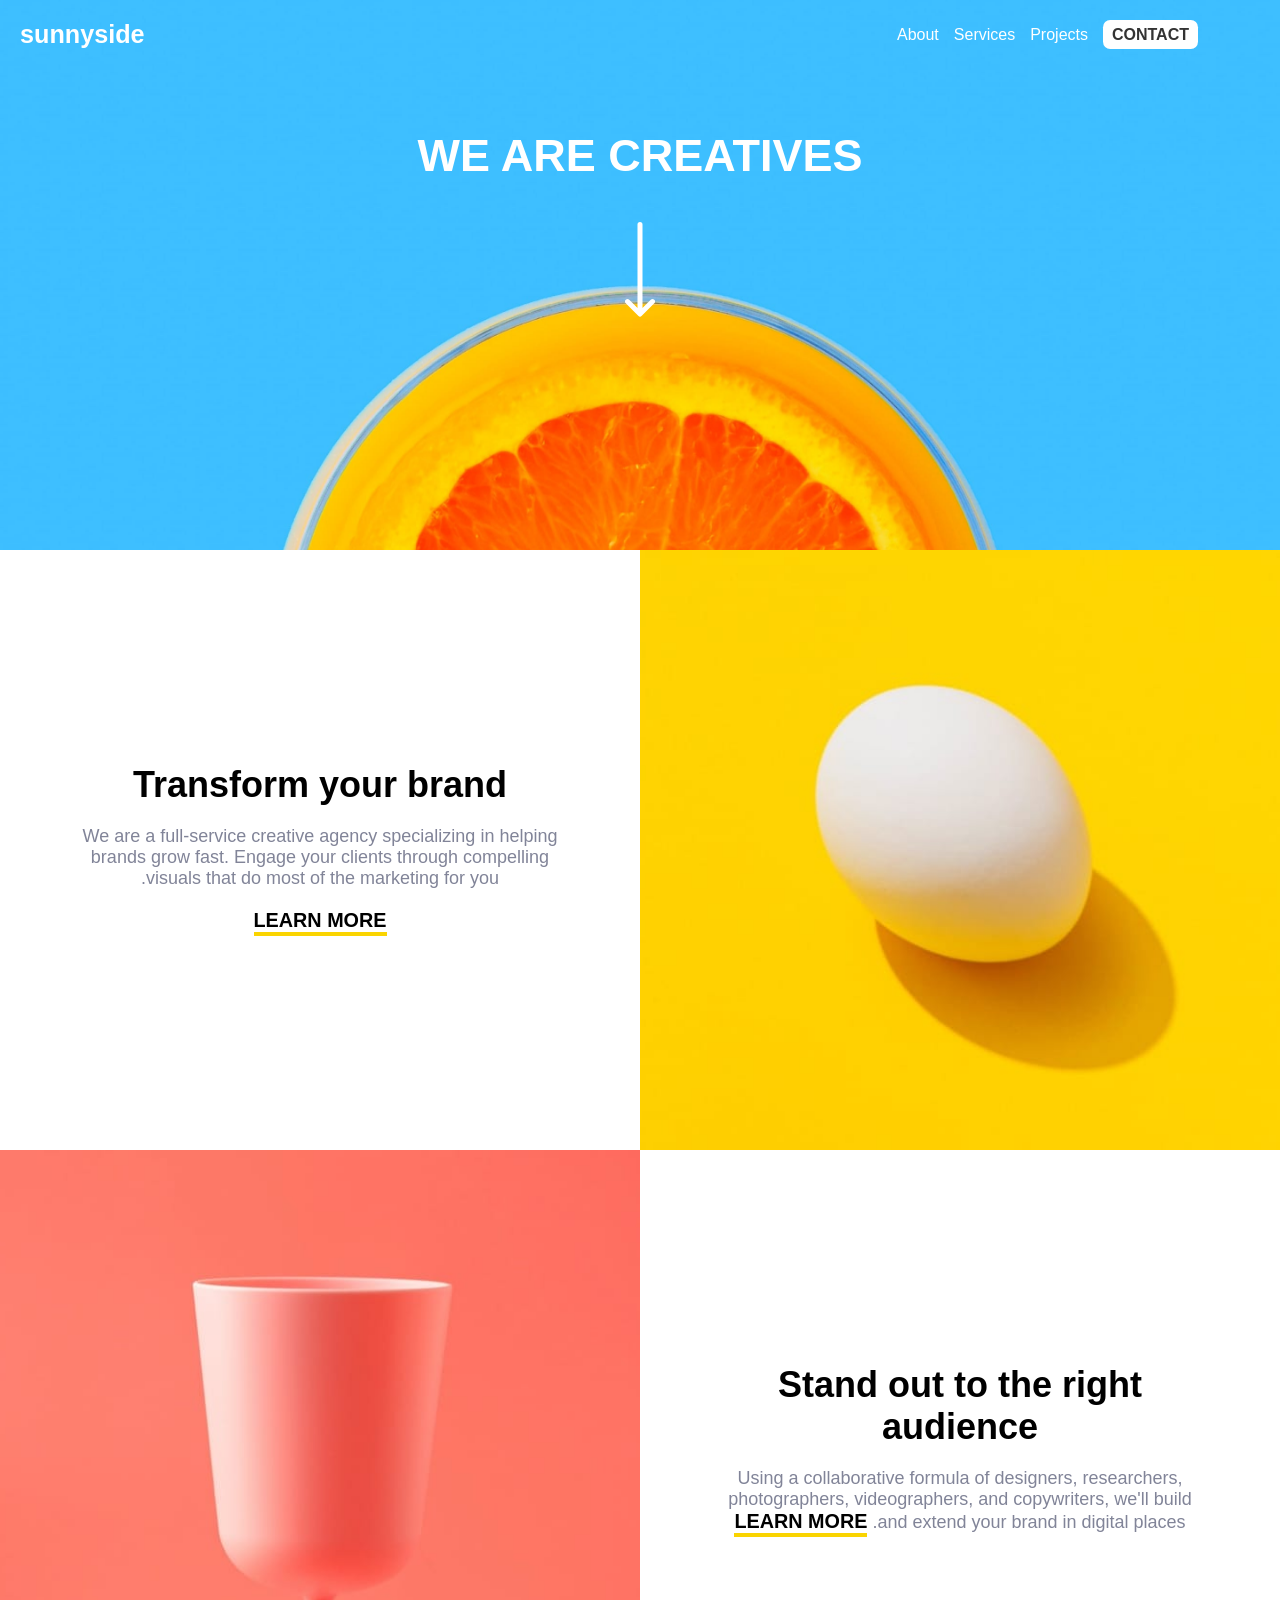
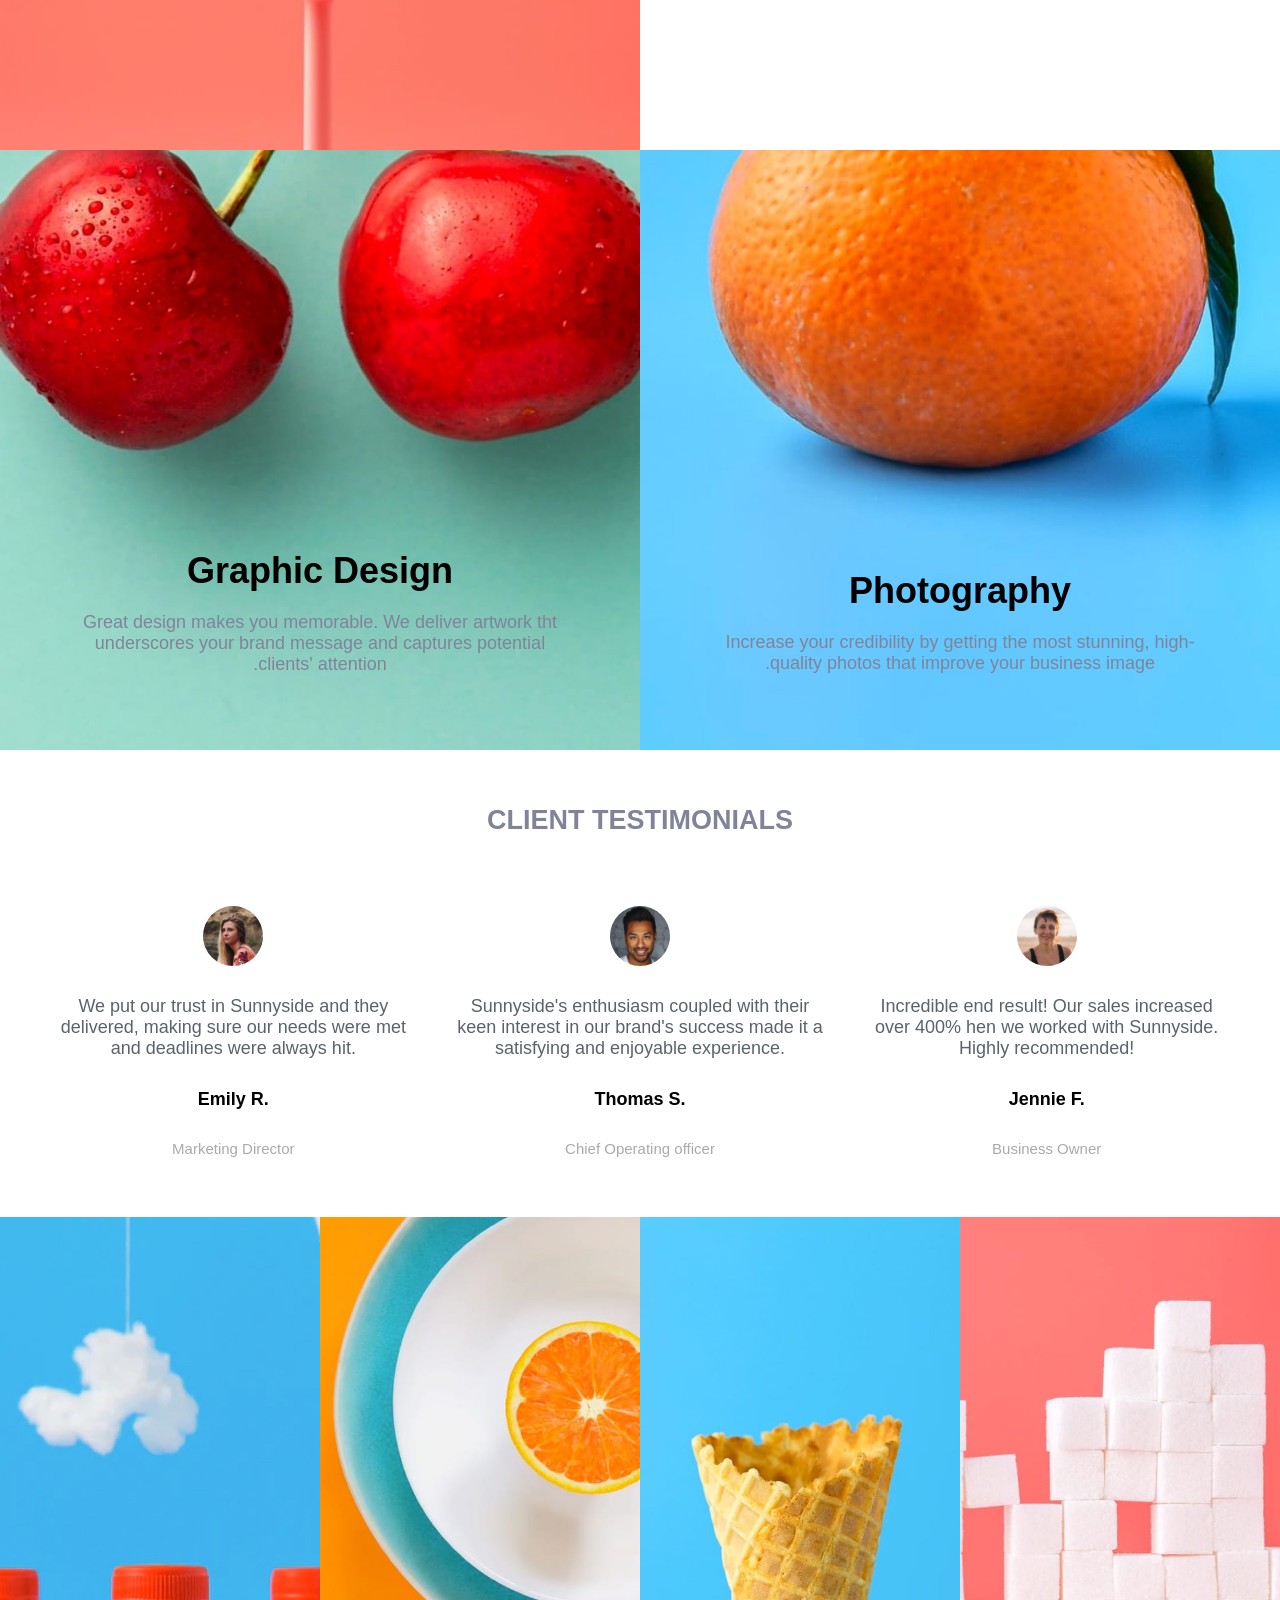
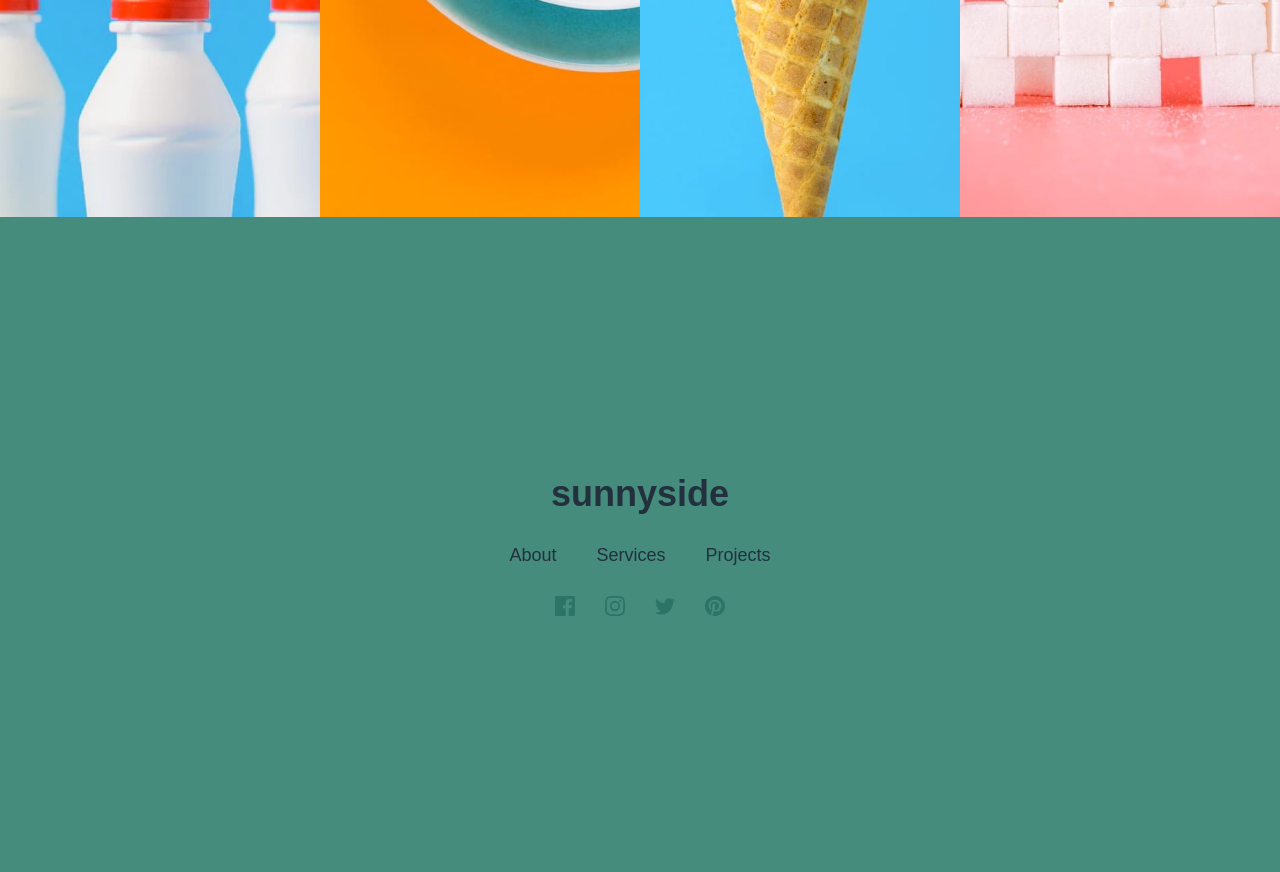
<file: index.html>
<!DOCTYPE html>
<html lang="en">
<head>
    <meta charset="UTF-8">
    <meta name="viewport" content="width=device-width, initial-scale=1.0">
    <link rel="stylesheet" href="reset.css">
    <link rel="stylesheet" href="style.css">
    <title>sunnyside ventures</title>
</head>
<body>
    <!-- header -->
     <header>
        <nav>
            <b
                style="font-size: 1.4rem; cursor: default;"
            >sunnyside</b>

            <!-- mobile screen -->
             <img src="images/icon-hamburger.svg" alt="menu bar">

             <!-- desktop screen -->
            <ul>
                <li>About</li>
                <li>Services</li>
                <li>Projects</li>
                <li id="contact">CONTACT</li>
            </ul>
        </nav>

        <!-- hero txt -->
         <div class="heroTxt">
             <h1>we are creatives</h1>
             <img src="images/icon-arrow-down.svg" alt="">
         </div>
     </header>

     <!-- main section -->
      <main>
        <div class="img_only"
            style="background-image: url('images/mobile/image-transform.jpg');"
        ></div>

        <div class="txt_content">
            <h2>Transform your brand</h2>
            <p>We are a full-service creative agency specializing in helping brands grow fast. Engage your clients through compelling visuals that do most of the marketing for you.</p>
            <button>
                LEARN MORE
            </button>
        </div>

        <div 
            style="background-image: url('images/mobile/image-stand-out.jpg');"
        class="img_only"></div>

        <div class="txt_content">
            <h2>Stand out to the right audience</h2>
            <p>Using a collaborative formula of designers, researchers, photographers, videographers, and copywriters, we'll build and extend your brand in digital places.
            <button>
                LEARN MORE
            </button>
        </div>

        <div class="img_only"
            style="background-image: url(images/mobile/image-graphic-design.jpg);"
        >
            <div class="txt_content"
                style="position: relative; top: 380px"
            >
                <h2>Graphic Design</h2>
                <p>Great design makes you memorable. We deliver artwork tht underscores your brand message and captures potential clients' attention.</p>
            </div>
        </div>
        <div class="img_only"
            style="background-image: url('images/mobile/image-photography.jpg');"
        >
            <div class="txt_content"
                style="position: relative; top: 400px"
            >
                <h2>Photography</h2>
                <p>Increase your credibility by getting the most stunning, high-quality photos that improve your business image.</p>
            </div>
        </div>
      </main>

      <section id="testimonial">
        <!-- testimonials -->
        <h1>client testimonials</h1>

        <div class="testimonial_col">
            <div class="testimonial_card">
                <img src="images/image-emily.jpg" alt="">
                <p>We put our trust in Sunnyside and they delivered, making sure our needs were met and deadlines were always hit.</p>

                <b>Emily R.</b>
                <small>Marketing Director</small>
            </div>

            <div class="testimonial_card">
                <img src="images/image-thomas.jpg" alt="">
                <p>Sunnyside's enthusiasm coupled with their keen interest in our brand's success made it a satisfying and enjoyable experience.</p>

                <b>Thomas S.</b>
                <small>Chief Operating officer</small>
            </div>

            <div class="testimonial_card">
                <img src="images/image-jennie.jpg" alt="">
                <p>Incredible end result! Our sales increased over 400% hen we worked with Sunnyside. Highly recommended!</p>

                <b>Jennie F.</b>
                <small>Business Owner</small>
            </div>
        </div>
      </section>

      <section id="display_product">
        <div class="img_only"
            style="background-image: url('images/desktop/image-gallery-milkbottles.jpg');"
        ></div>
        <div class="img_only"
            style="background-image: url('images/desktop/image-gallery-orange.jpg')"
        ></div>
        <div class="img_only"
            style="background-image: url('images/desktop/image-gallery-cone.jpg');"
        ></div>
        <div class="img_only"
            style="background-image: url('images/desktop/image-gallery-sugarcubes.jpg');"
        ></div>
      </section>

      <footer>
        <div>
            <h2>sunnyside</h2>

            <nav>
                <a href="">About</a>
                <a href="">Services</a>
                <a href="">Projects</a>
            </nav>

            <div style="display: flex; flex-direction: row;">
                <img src="images/icon-facebook.svg" alt="">
                <img src="images/icon-instagram.svg" alt="">
                <img src="images/icon-twitter.svg" alt="">
                <img src="images/icon-pinterest.svg" alt="">
            </div>
        </div>
      </footer>
</body>
</html>
</file>
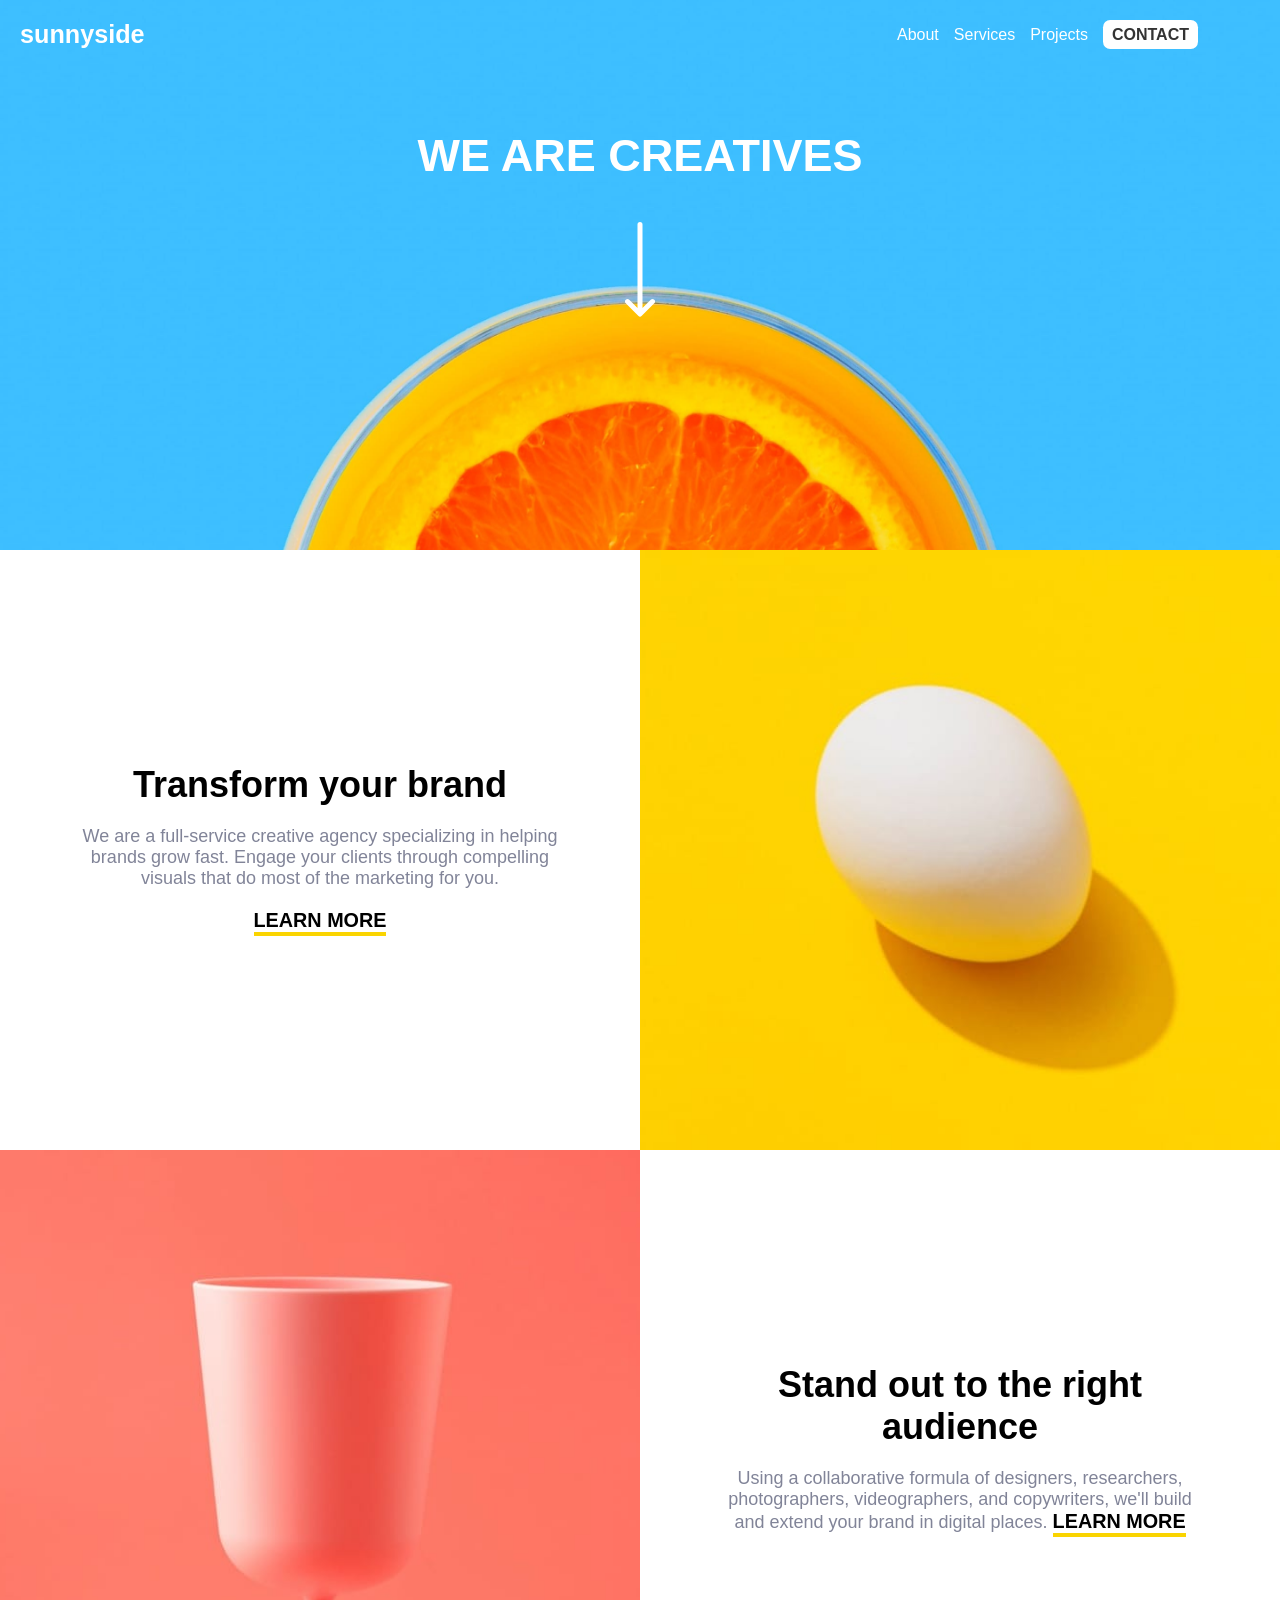
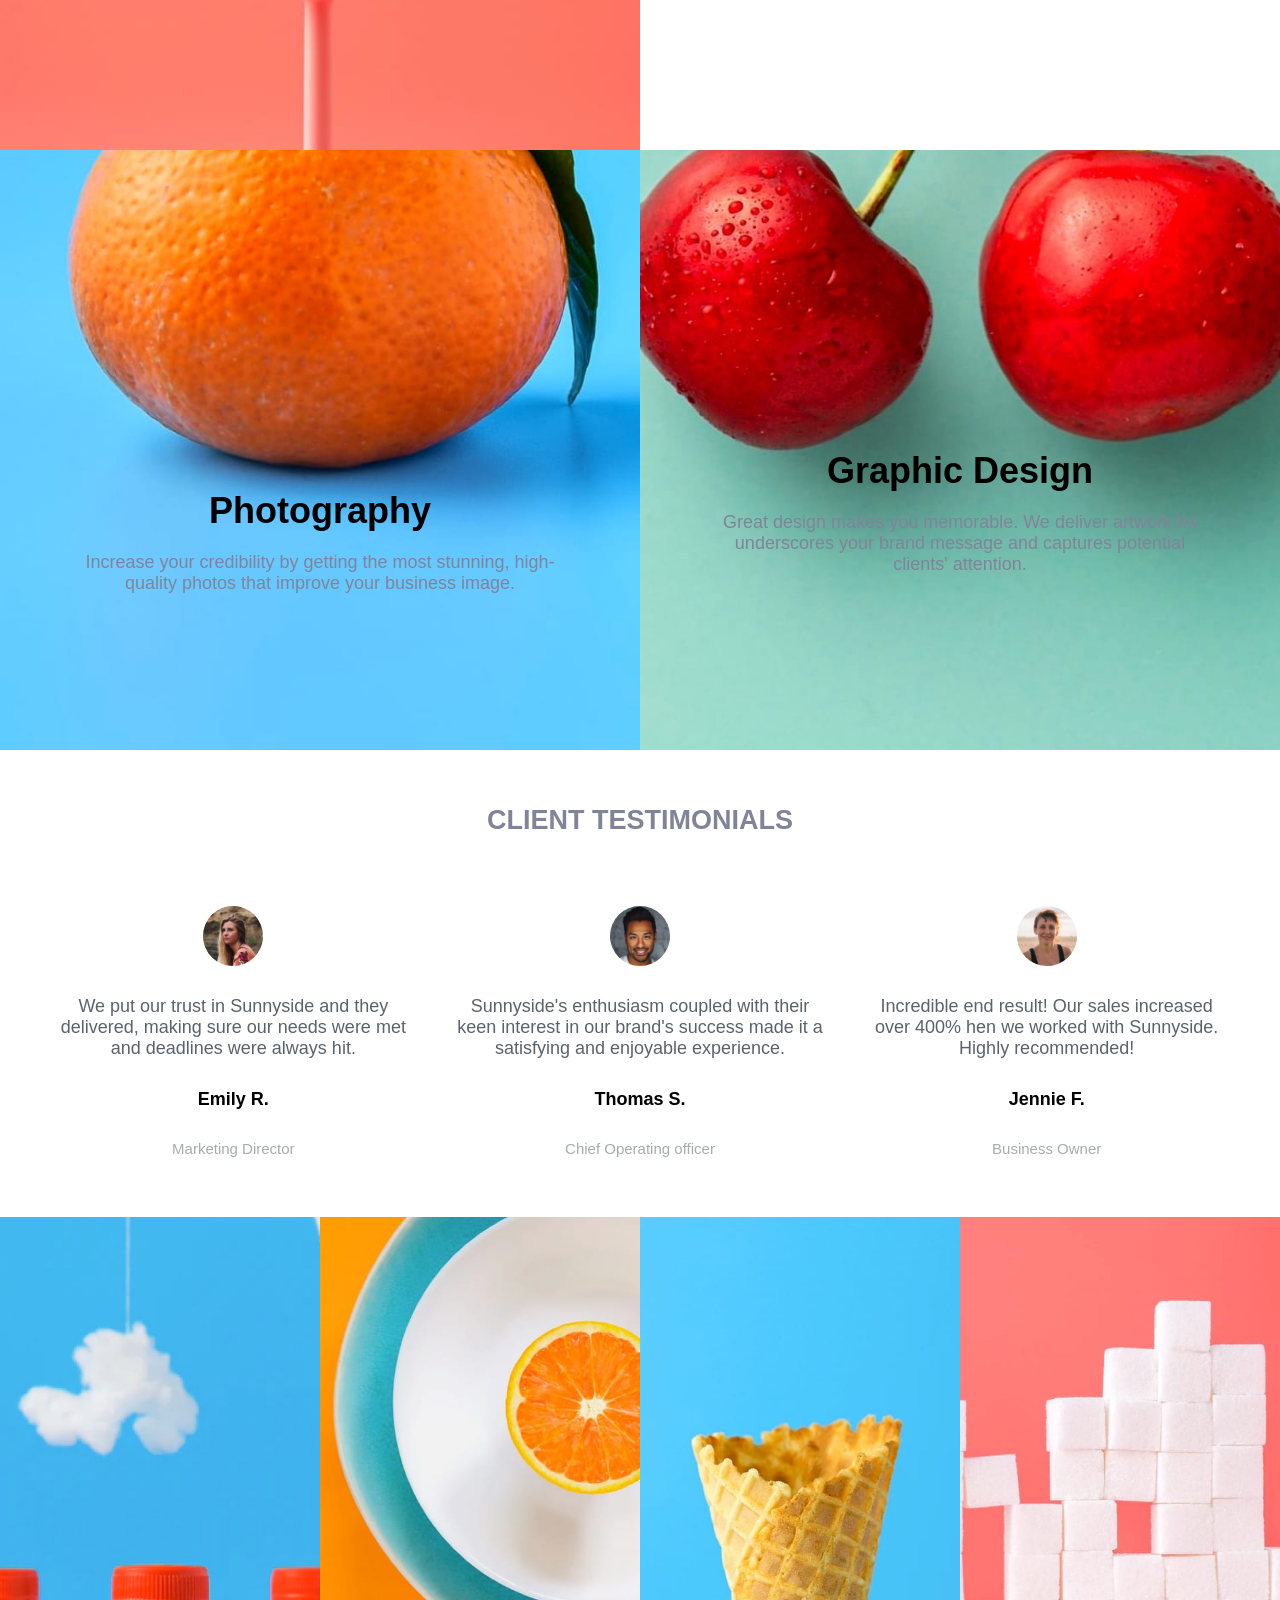
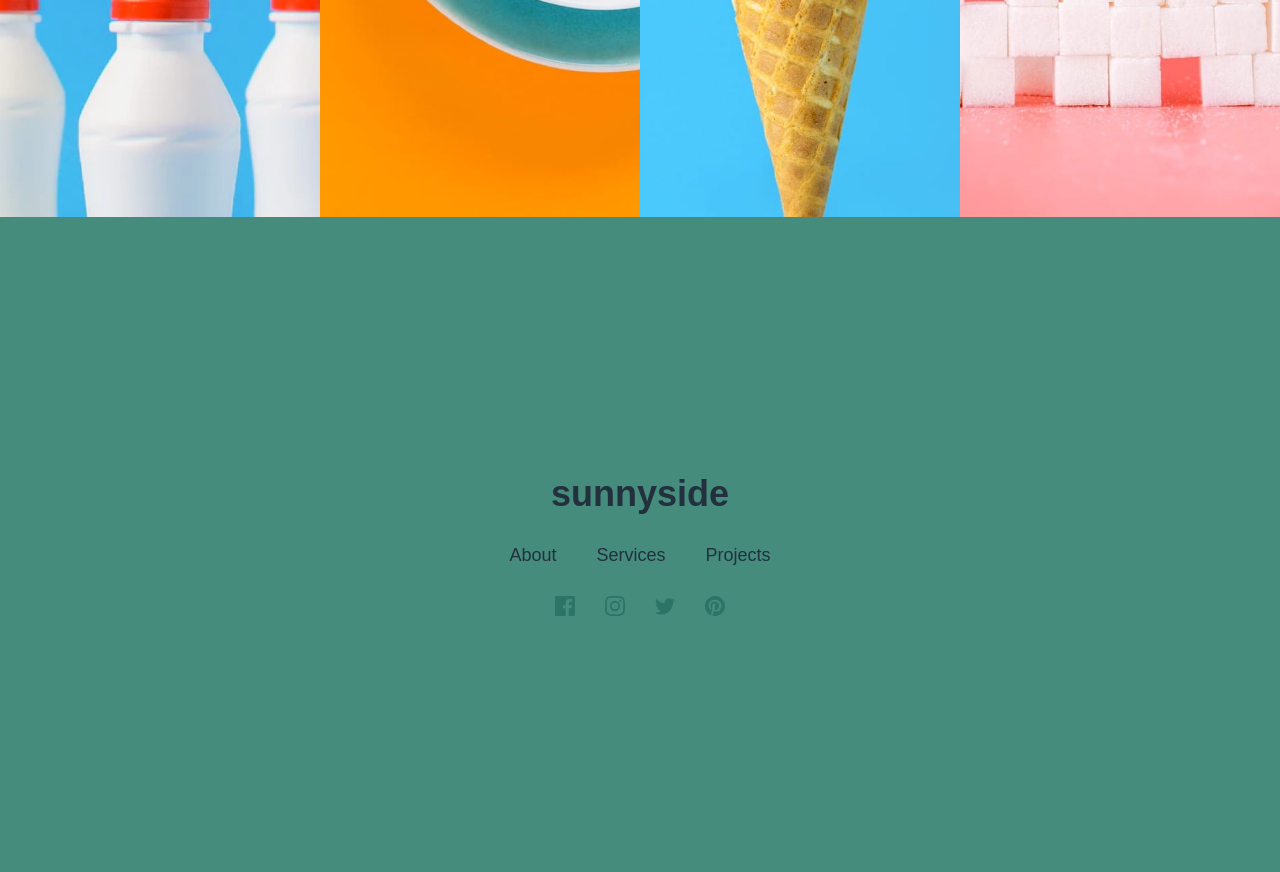
<file: sunny_agency/index.html>
<!DOCTYPE html>
<html lang="en">
<head>
    <meta charset="UTF-8">
    <meta name="viewport" content="width=device-width, initial-scale=1.0">
    <link rel="stylesheet" href="reset.css">
    <link rel="stylesheet" href="style.css">
    <title>sunnyside ventures</title>
</head>
<body>
    <!-- header -->
     <header>
        <nav>
            <b
                style="font-size: 1.4rem; cursor: default;"
            >sunnyside</b>

            <!-- mobile screen -->
             <img src="images/icon-hamburger.svg" alt="menu bar">

             <!-- desktop screen -->
            <ul>
                <li>About</li>
                <li>Services</li>
                <li>Projects</li>
                <li id="contact">CONTACT</li>
            </ul>
        </nav>

        <!-- hero txt -->
         <div class="heroTxt">
             <h1>we are creatives</h1>
             <img src="images/icon-arrow-down.svg" alt="">
         </div>
     </header>

     <!-- main section -->
      <main>
        <div class="img_only"
            style="background-image: url('images/mobile/image-transform.jpg');"
        ></div>

        <div class="txt_content">
            <h2>Transform your brand</h2>
            <p>We are a full-service creative agency specializing in helping brands grow fast. Engage your clients through compelling visuals that do most of the marketing for you.</p>
            <button>
                LEARN MORE
            </button>
        </div>

        <div 
            style="background-image: url('images/mobile/image-stand-out.jpg');"
        class="img_only"></div>

        <div class="txt_content">
            <h2>Stand out to the right audience</h2>
            <p>Using a collaborative formula of designers, researchers, photographers, videographers, and copywriters, we'll build and extend your brand in digital places.
            <button>
                LEARN MORE
            </button>
        </div>

        <div class="img_only"
            style="background-image: url(images/mobile/image-graphic-design.jpg);"
        >
            <div class="txt_content"
                style="position: relative; top: 280px"
            >
                <h2>Graphic Design</h2>
                <p>Great design makes you memorable. We deliver artwork tht underscores your brand message and captures potential clients' attention.</p>
            </div>
        </div>
        <div class="img_only"
            style="background-image: url('images/mobile/image-photography.jpg');"
        >
            <div class="txt_content"
                style="position: relative; top: 320px"
            >
                <h2>Photography</h2>
                <p>Increase your credibility by getting the most stunning, high-quality photos that improve your business image.</p>
            </div>
        </div>
      </main>

      <section id="testimonial">
        <!-- testimonials -->
        <h1>client testimonials</h1>

        <div class="testimonial_col">
            <div class="testimonial_card">
                <img src="images/image-emily.jpg" alt="">
                <p>We put our trust in Sunnyside and they delivered, making sure our needs were met and deadlines were always hit.</p>

                <b>Emily R.</b>
                <small>Marketing Director</small>
            </div>

            <div class="testimonial_card">
                <img src="images/image-thomas.jpg" alt="">
                <p>Sunnyside's enthusiasm coupled with their keen interest in our brand's success made it a satisfying and enjoyable experience.</p>

                <b>Thomas S.</b>
                <small>Chief Operating officer</small>
            </div>

            <div class="testimonial_card">
                <img src="images/image-jennie.jpg" alt="">
                <p>Incredible end result! Our sales increased over 400% hen we worked with Sunnyside. Highly recommended!</p>

                <b>Jennie F.</b>
                <small>Business Owner</small>
            </div>
        </div>
      </section>

      <section id="display_product">
        <div class="img_only"
            style="background-image: url('images/desktop/image-gallery-milkbottles.jpg');"
        ></div>
        <div class="img_only"
            style="background-image: url('images/desktop/image-gallery-orange.jpg')"
        ></div>
        <div class="img_only"
            style="background-image: url('images/desktop/image-gallery-cone.jpg');"
        ></div>
        <div class="img_only"
            style="background-image: url('images/desktop/image-gallery-sugarcubes.jpg');"
        ></div>
      </section>

      <footer>
        <div>
            <h2>sunnyside</h2>

            <nav>
                <a href="">About</a>
                <a href="">Services</a>
                <a href="">Projects</a>
            </nav>

            <div style="display: flex; flex-direction: row;">
                <img src="images/icon-facebook.svg" alt="">
                <img src="images/icon-instagram.svg" alt="">
                <img src="images/icon-twitter.svg" alt="">
                <img src="images/icon-pinterest.svg" alt="">
            </div>
        </div>
      </footer>
</body>
</html>
</file>
<file: style.css>
/* @import url('https://fonts.googleapis.com/css2?family=Barlow:ital,wght@0,100;0,200;0,300;0,400;0,500;0,600;0,700;0,800;0,900;1,100;1,200;1,300;1,400;1,500;1,600;1,700;1,800;1,900&family=Fraunces:ital,opsz,wght@0,9..144,100..900;1,9..144,100..900&display=swap'); */

:root{
    --red-400: hsl(7, 99%, 70%);
    --yellow-500: hsl(51, 100%, 49%);
    --green-800: hsl(167, 40%, 24%);
    --blue-800: hsl(198, 62%, 26%);
    --green-500: hsl(167, 34%, 41%);
    --grey-950: hsl(212, 27%, 19%);
    --grey-600: hsl(213, 9%, 39%);
    --grey-550: hsl(232, 10%, 55%);
    --grey-400: hsl(210, 4%, 67%);
    --white: hsl(0, 100%, 100%);
}

html, body{
    font-family: 'Segoe UI', Tahoma, Geneva, Verdana, sans-serif;
    font-size: 18px;
}

ul{
    display: none;
    justify-content: flex-end;
    gap: 15px;

    @media(min-width: 500px){
        display: flex;
        align-items: center;
    }

    #contact{
        color: #333;
        font-weight: 600;
        background-color: #fff;
        padding: 0.3rem 0.5rem;
        border-radius: 0.4rem;
    }
}

ul > li{
    list-style: none;
    font-size: 16px;
    cursor: pointer;
}

header{
    /* mobile screens first */
    background-image: url('images/desktop/image-header.jpg');
    background-size: cover;
    background-repeat: no-repeat;
    background-position: center;
    padding: 20px;
    height: 550px;
    color: white;

    nav{
        display: flex;
        justify-content: space-between;
        align-items: center;
        width: 95%;

        img{
            display: inline;
            width: 20px;

            @media(min-width: 500px){
                display: none;
            }
        }
    }

    & >.heroTxt{
        display: flex;
        flex-direction: column;
        margin-top: 4.5rem;
        align-items: center;
        gap: 40px;

        h1{
            text-transform: uppercase;
            text-align: center;
            font-size: 2.5rem;
        }

        img{
            width: 30px;
        }
    }
}

main{
    display: grid;
    grid-template-rows: repeat(2, 1fr);

    @media (min-width: 500px){
        grid-template-rows: none;
        grid-template-columns: repeat(2, 1fr);
        direction: rtl;
    }

    .txt_content{
        display: flex;
        flex-direction: column;
        gap: 20px;
        text-align: center;
        padding: 20px;
        align-items: center;
        justify-content: center;

        h2{
            font-size: 2rem;
            font-weight: bold;
            width: 80%;
            margin: 0 auto;
        }

        p{
            color: var(--grey-550);
            width: 80%;
        }

        button{
            font-weight: 700;
            font-size: 1.1rem;
            border-bottom: 4px solid var(--yellow-500);
        }
    }
}

main > :nth-child(3){
    @media(min-width:500px){
        grid-row: 2;
        grid-column: 2;
    }
}

main > :nth-child(5){
    @media(min-width:500px){
        grid-row: 3;
        grid-column: 2;
    }
}


#testimonial{
    padding: 30px;
    background-color: var(--white);
    color: var(--grey-600);


    h1{
        margin: 25px 0;
        font-size: 1.5rem;
        text-transform: uppercase;
        text-align: center;
        color: var(--grey-550);
    }
    .testimonial_card{
        display: flex;
        flex-direction: column;
        align-items: center;
        justify-content: center;
        gap: 30px;
        margin-top: 40px;

        p{
            width: 90%;
            text-align: center;
        }

        img{
            width: 60px;
            border-radius: 50%;
        }

        b{
            color: #000;
        }

        small{
            color: var(--grey-400);
        }
    }

    .testimonial_col{
        margin: 30px 0;

        @media (min-width: 500px){
            display: grid;
            grid-template-columns: repeat(3, 1fr);
        }
    }
}

#display_product{
    display: grid;
    grid-template-columns: repeat(2, 1fr);

    @media(min-width: 500px){
        grid-template-columns: repeat(4, 1fr);
    }
}

.img_only{
    background-size: cover;
    background-repeat: no-repeat;
    background-position: center;
    height: 600px;
}

footer{
    background-color: var(--green-500);
    padding: 20% ;

    div{
        color: var(--grey-950);
        width: 80%;
        margin: auto;
        display: flex;
        flex-direction: column;
        align-items: center;
        justify-content: center;
        gap: 30px;

        h2{
            font-size: 2rem;
        }

        nav{
            display: flex;
            justify-content: space-between;
            gap: 40px;
        }
    }
}
</file>
<file: sunny_agency/style.css>
/* @import url('https://fonts.googleapis.com/css2?family=Barlow:ital,wght@0,100;0,200;0,300;0,400;0,500;0,600;0,700;0,800;0,900;1,100;1,200;1,300;1,400;1,500;1,600;1,700;1,800;1,900&family=Fraunces:ital,opsz,wght@0,9..144,100..900;1,9..144,100..900&display=swap'); */

:root{
    --red-400: hsl(7, 99%, 70%);
    --yellow-500: hsl(51, 100%, 49%);
    --green-800: hsl(167, 40%, 24%);
    --blue-800: hsl(198, 62%, 26%);
    --green-500: hsl(167, 34%, 41%);
    --grey-950: hsl(212, 27%, 19%);
    --grey-600: hsl(213, 9%, 39%);
    --grey-550: hsl(232, 10%, 55%);
    --grey-400: hsl(210, 4%, 67%);
    --white: hsl(0, 100%, 100%);
}

html, body{
    font-family: 'Segoe UI', Tahoma, Geneva, Verdana, sans-serif;
    font-size: 18px;
}

ul{
    display: none;
    justify-content: flex-end;
    gap: 15px;

    @media(min-width: 500px){
        display: flex;
        align-items: center;
    }

    #contact{
        color: #333;
        font-weight: 600;
        background-color: #fff;
        padding: 0.3rem 0.5rem;
        border-radius: 0.4rem;
    }
}

ul > li{
    list-style: none;
    font-size: 16px;
    cursor: pointer;
}

header{
    /* mobile screens first */
    background-image: url('images/desktop/image-header.jpg');
    background-size: cover;
    background-repeat: no-repeat;
    background-position: center;
    padding: 20px;
    height: 550px;
    color: white;

    nav{
        display: flex;
        justify-content: space-between;
        align-items: center;
        width: 95%;

        img{
            display: inline;
            width: 20px;

            @media(min-width: 500px){
                display: none;
            }
        }
    }

    & >.heroTxt{
        display: flex;
        flex-direction: column;
        margin-top: 4.5rem;
        align-items: center;
        gap: 40px;

        h1{
            text-transform: uppercase;
            text-align: center;
            font-size: 2.5rem;
        }

        img{
            width: 30px;
        }
    }
}

main{
    display: grid;

    @media (min-width: 500px){
        grid-template-areas: 
            "transform egg"
            "cup stand_out"
            "apple orange_product"
        ;
        grid-template-columns: repeat(2, 1fr);
        grid-template-rows: 1fr;
    }

    .txt_content{
        display: flex;
        flex-direction: column;
        gap: 20px;
        text-align: center;
        padding: 20px;
        align-items: center;
        justify-content: center;

        h2{
            font-size: 2rem;
            font-weight: bold;
            width: 80%;
            margin: 0 auto;
        }

        p{
            color: var(--grey-550);
            width: 80%;
        }

        button{
            font-weight: 700;
            font-size: 1.1rem;
            border-bottom: 4px solid var(--yellow-500);
        }
    }
}

@media (min-width: 500px){
    main > :nth-child(1){
        grid-area: egg;
    }

    main > :nth-child(2){
        grid-area: transform;
    }

    main > :nth-child(3){
        grid-area: cup;
    }

    main > :nth-child(4){
        grid-area: stand_out;
    }

    main > :nth-child(5){
        grid-area: orange_product;
    }

    main > :nth-child(6){
        grid-area: apple;
    }
}


#testimonial{
    padding: 30px;
    background-color: var(--white);
    color: var(--grey-600);


    h1{
        margin: 25px 0;
        font-size: 1.5rem;
        text-transform: uppercase;
        text-align: center;
        color: var(--grey-550);
    }
    .testimonial_card{
        display: flex;
        flex-direction: column;
        align-items: center;
        justify-content: center;
        gap: 30px;
        margin-top: 40px;

        p{
            width: 90%;
            text-align: center;
        }

        img{
            width: 60px;
            border-radius: 50%;
        }

        b{
            color: #000;
        }

        small{
            color: var(--grey-400);
        }
    }

    .testimonial_col{
        margin: 30px 0;

        @media (min-width: 500px){
            display: grid;
            grid-template-columns: repeat(3, 1fr);
        }
    }
}

#display_product{
    display: grid;
    grid-template-columns: repeat(2, 1fr);

    @media(min-width: 500px){
        grid-template-columns: repeat(4, 1fr);
    }
}

.img_only{
    background-size: cover;
    background-repeat: no-repeat;
    background-position: center;
    height: 600px;
}

footer{
    background-color: var(--green-500);
    padding: 20% ;

    div{
        color: var(--grey-950);
        width: 80%;
        margin: auto;
        display: flex;
        flex-direction: column;
        align-items: center;
        justify-content: center;
        gap: 30px;

        h2{
            font-size: 2rem;
        }

        nav{
            display: flex;
            justify-content: space-between;
            gap: 40px;
        }
    }
}
</file>
